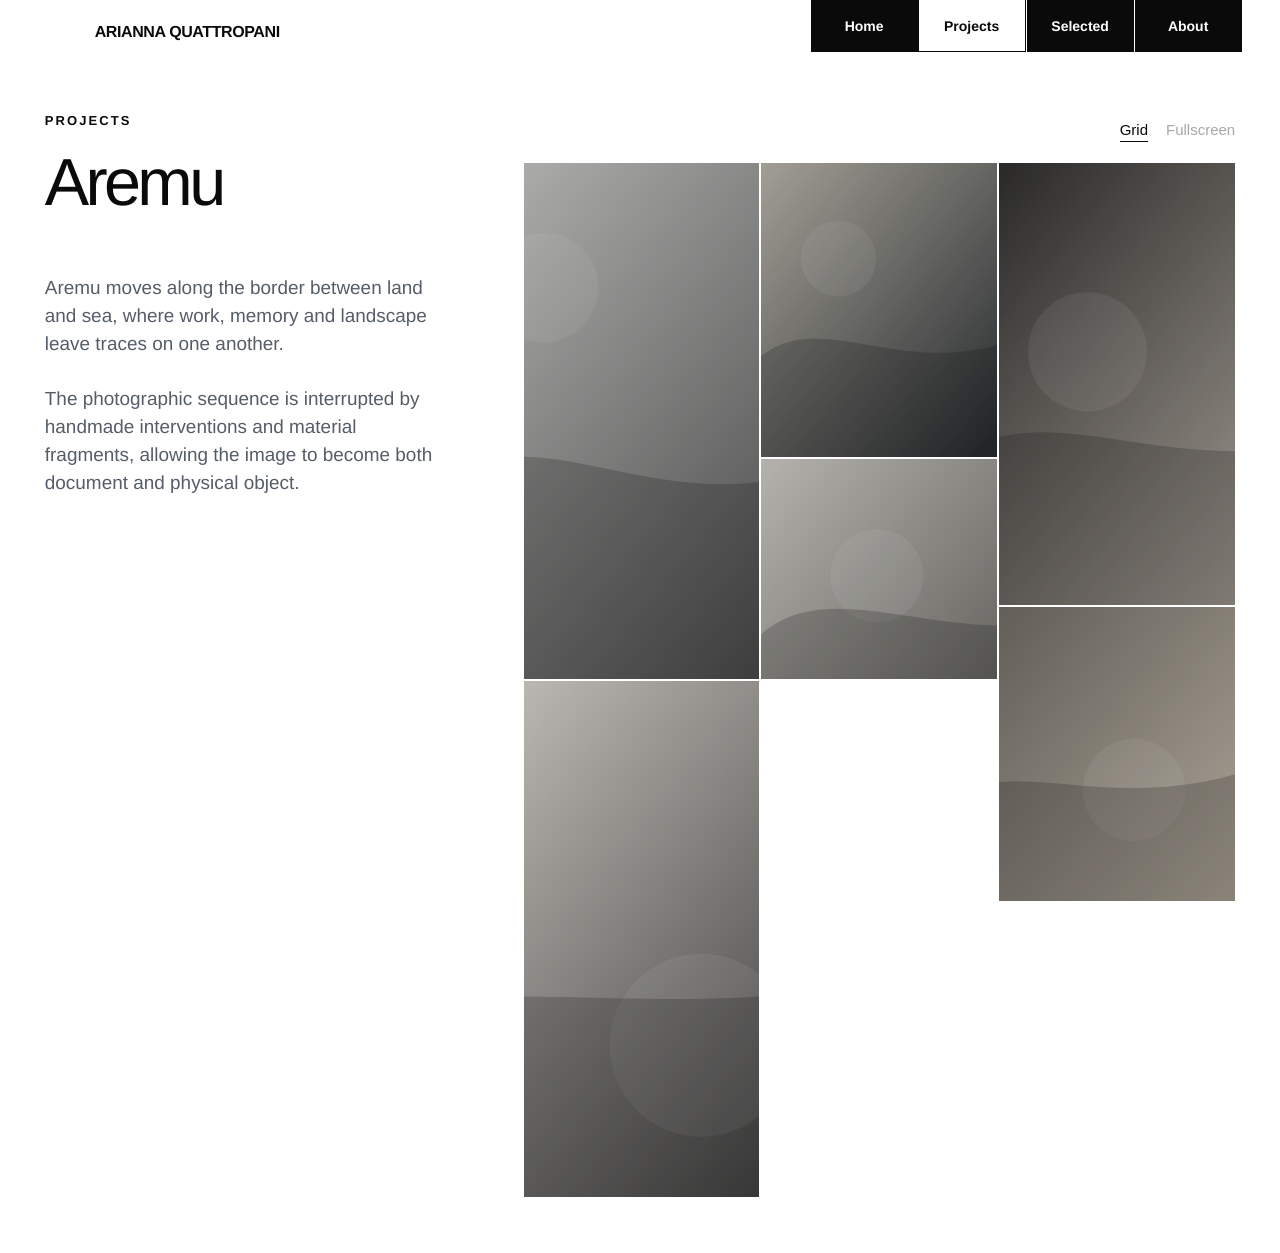
<file: project/aremu/index.html>
<!doctype html>
<html lang="en">
<head>
  <meta charset="utf-8" />
  <meta name="viewport" content="width=device-width, initial-scale=1" />
  <title>Aremu — Arianna Quattropani</title>
  <meta name="description" content="Aremu, a photographic project by Arianna Quattropani." />
  <meta name="author" content="Arianna Quattropani" />
  <link rel="stylesheet" href="../../assets/style.css" />
</head>
<body class="project-page" data-project="aremu">
  <header class="site-header">
    <a class="brand" href="../../">ARIANNA QUATTROPANI</a>
    <nav class="main-nav" aria-label="Main navigation">
      <a class="nav-item" href="../../">Home</a>
      <div class="nav-dropdown">
        <a class="nav-item active" href="../residual-green/" aria-haspopup="true">Projects</a>
        <div class="dropdown-panel" aria-label="Projects submenu">
          <a data-project-link="residual-green" href="../residual-green/">Residual Green</a>
          <a data-project-link="faraway-so-close" href="../faraway-so-close/">Faraway So Close</a>
          <a data-project-link="aremu" href="../aremu/">Aremu</a>
        </div>
      </div>
      <a class="nav-item" href="../../#selected">Selected</a>
      <a class="nav-item" href="../../#about">About</a>
    </nav>
  </header>

  <main class="project-shell">
    <aside class="project-intro">
      <p class="eyebrow">PROJECTS</p>
      <h1 id="project-title">Aremu</h1>
      <div id="project-text" class="project-text"></div>
    </aside>

    <section class="gallery-area" aria-label="Project gallery">
      <div class="view-switch" role="group" aria-label="Gallery view">
        <button class="view-btn is-active" type="button" data-view="grid">Grid</button>
        <button class="view-btn" type="button" data-view="fullscreen">Fullscreen</button>
      </div>

      <div id="project-gallery" class="project-grid"></div>

      <div id="project-fullscreen" class="project-fullscreen" hidden>
        <button class="viewer-hit viewer-prev" type="button" aria-label="Previous image"></button>
        <figure class="viewer-figure">
          <img id="viewer-image" alt="" />
          <figcaption>
            <span id="viewer-caption"></span>
            <span id="viewer-counter"></span>
          </figcaption>
        </figure>
        <button class="viewer-hit viewer-next" type="button" aria-label="Next image"></button>
      </div>
    </section>
  </main>

  <script src="../../assets/projects.js"></script>
</body>
</html>
</file>
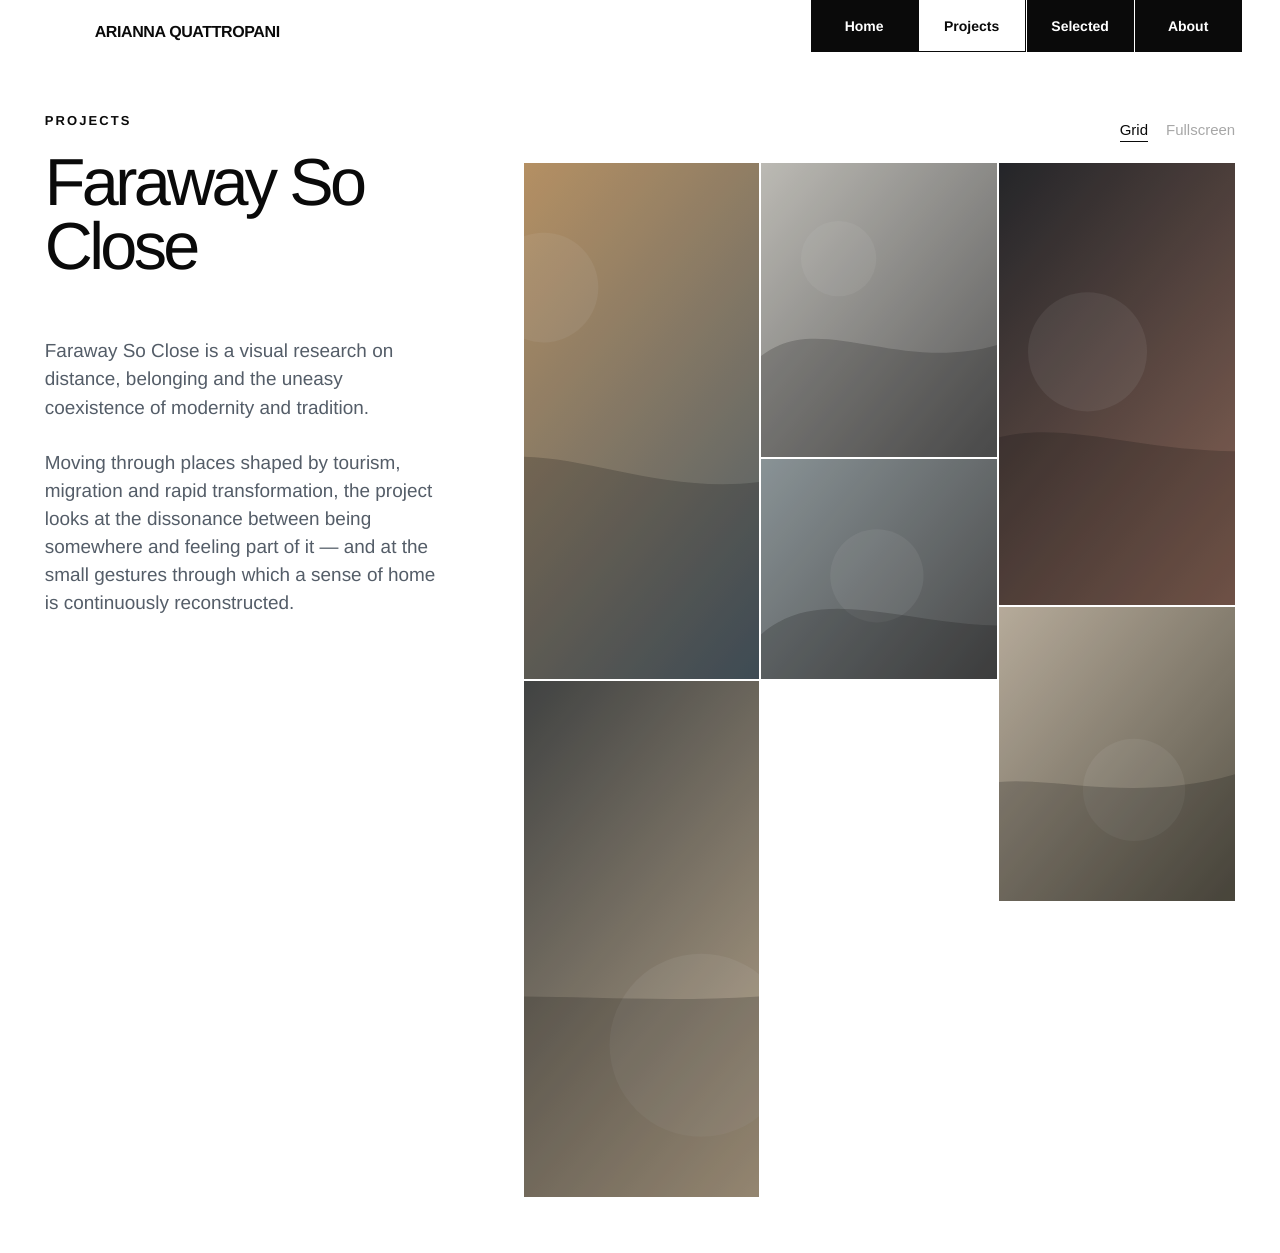
<file: project/faraway-so-close/index.html>
<!doctype html>
<html lang="en">
<head>
  <meta charset="utf-8" />
  <meta name="viewport" content="width=device-width, initial-scale=1" />
  <title>Faraway So Close — Arianna Quattropani</title>
  <meta name="description" content="Faraway So Close, a photographic project by Arianna Quattropani." />
  <meta name="author" content="Arianna Quattropani" />
  <link rel="stylesheet" href="../../assets/style.css" />
</head>
<body class="project-page" data-project="faraway-so-close">
  <header class="site-header">
    <a class="brand" href="../../">ARIANNA QUATTROPANI</a>
    <nav class="main-nav" aria-label="Main navigation">
      <a class="nav-item" href="../../">Home</a>
      <div class="nav-dropdown">
        <a class="nav-item active" href="../residual-green/" aria-haspopup="true">Projects</a>
        <div class="dropdown-panel" aria-label="Projects submenu">
          <a data-project-link="residual-green" href="../residual-green/">Residual Green</a>
          <a data-project-link="faraway-so-close" href="../faraway-so-close/">Faraway So Close</a>
          <a data-project-link="aremu" href="../aremu/">Aremu</a>
        </div>
      </div>
      <a class="nav-item" href="../../#selected">Selected</a>
      <a class="nav-item" href="../../#about">About</a>
    </nav>
  </header>

  <main class="project-shell">
    <aside class="project-intro">
      <p class="eyebrow">PROJECTS</p>
      <h1 id="project-title">Faraway So Close</h1>
      <div id="project-text" class="project-text"></div>
    </aside>

    <section class="gallery-area" aria-label="Project gallery">
      <div class="view-switch" role="group" aria-label="Gallery view">
        <button class="view-btn is-active" type="button" data-view="grid">Grid</button>
        <button class="view-btn" type="button" data-view="fullscreen">Fullscreen</button>
      </div>

      <div id="project-gallery" class="project-grid"></div>

      <div id="project-fullscreen" class="project-fullscreen" hidden>
        <button class="viewer-hit viewer-prev" type="button" aria-label="Previous image"></button>
        <figure class="viewer-figure">
          <img id="viewer-image" alt="" />
          <figcaption>
            <span id="viewer-caption"></span>
            <span id="viewer-counter"></span>
          </figcaption>
        </figure>
        <button class="viewer-hit viewer-next" type="button" aria-label="Next image"></button>
      </div>
    </section>
  </main>

  <script src="../../assets/projects.js"></script>
</body>
</html>
</file>
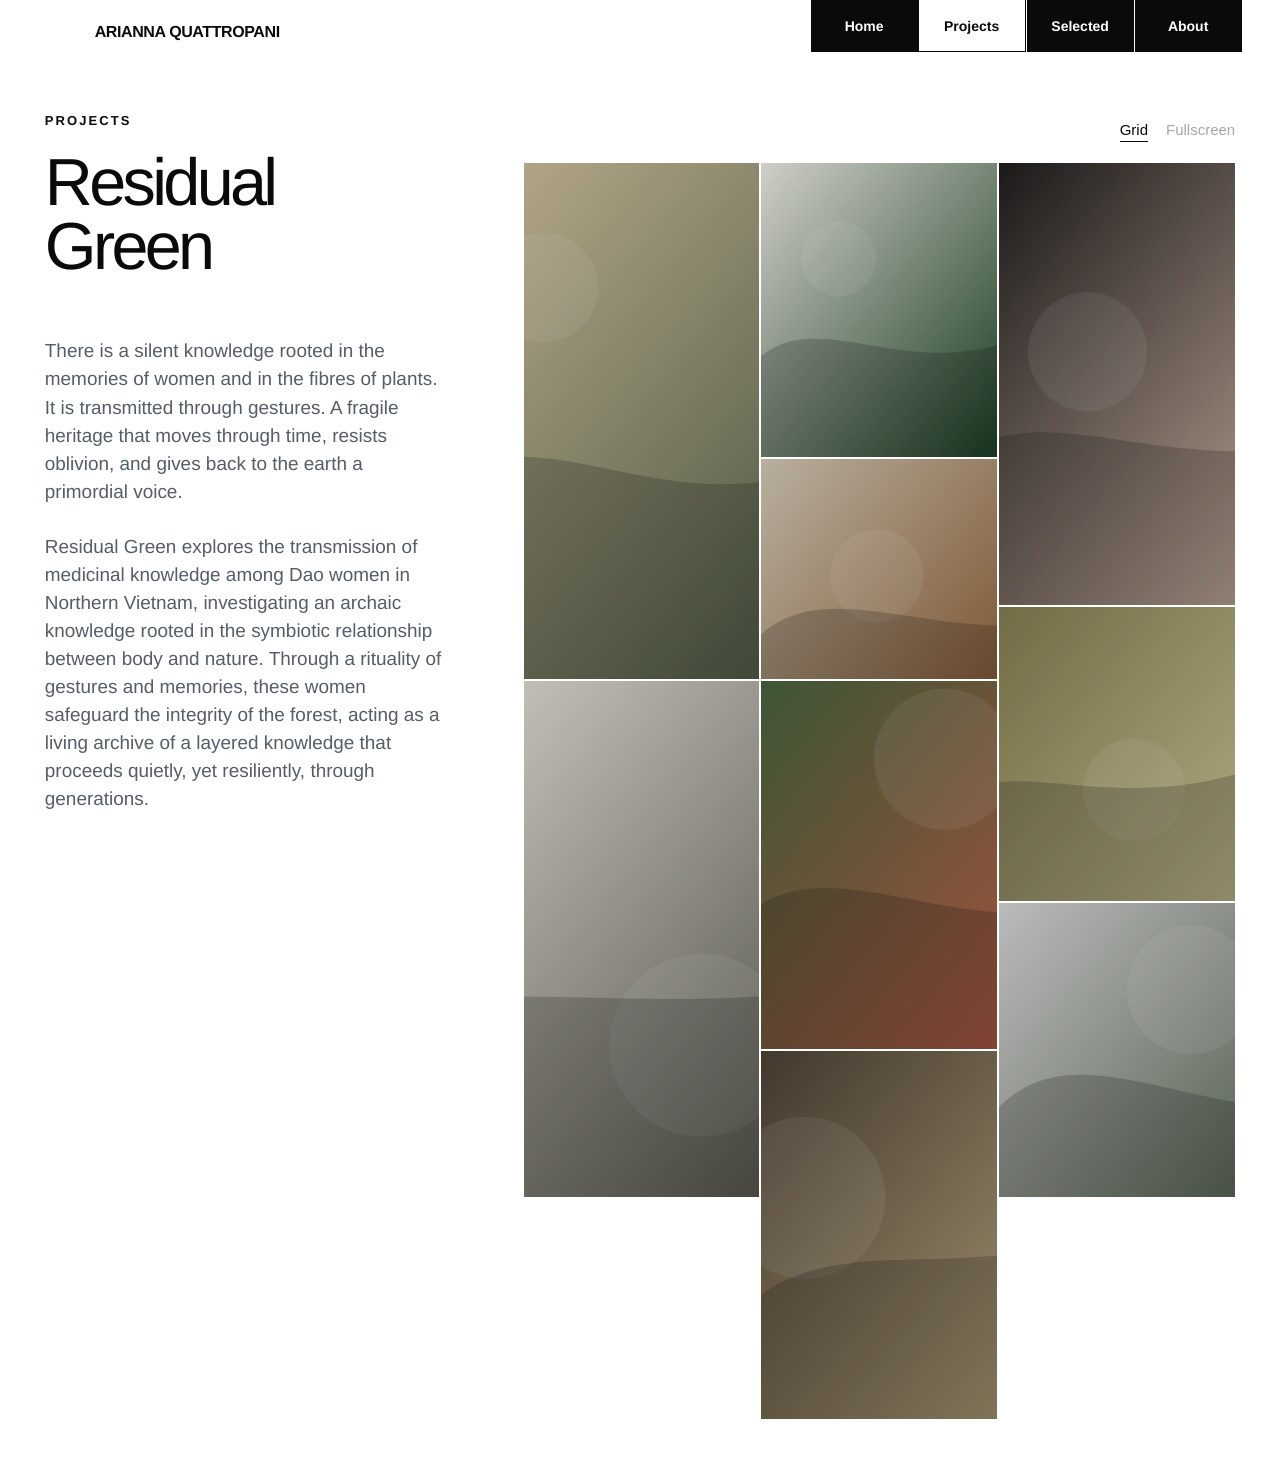
<file: project/residual-green/index.html>
<!doctype html>
<html lang="en">
<head>
  <meta charset="utf-8" />
  <meta name="viewport" content="width=device-width, initial-scale=1" />
  <title>Residual Green — Arianna Quattropani</title>
  <meta name="description" content="Residual Green, a photographic project by Arianna Quattropani." />
  <meta name="author" content="Arianna Quattropani" />
  <link rel="stylesheet" href="../../assets/style.css" />
</head>
<body class="project-page" data-project="residual-green">
  <header class="site-header">
    <a class="brand" href="../../">ARIANNA QUATTROPANI</a>
    <nav class="main-nav" aria-label="Main navigation">
      <a class="nav-item" href="../../">Home</a>
      <div class="nav-dropdown">
        <a class="nav-item active" href="../residual-green/" aria-haspopup="true">Projects</a>
        <div class="dropdown-panel" aria-label="Projects submenu">
          <a data-project-link="residual-green" href="../residual-green/">Residual Green</a>
          <a data-project-link="faraway-so-close" href="../faraway-so-close/">Faraway So Close</a>
          <a data-project-link="aremu" href="../aremu/">Aremu</a>
        </div>
      </div>
      <a class="nav-item" href="../../#selected">Selected</a>
      <a class="nav-item" href="../../#about">About</a>
    </nav>
  </header>

  <main class="project-shell">
    <aside class="project-intro">
      <p class="eyebrow">PROJECTS</p>
      <h1 id="project-title">Residual Green</h1>
      <div id="project-text" class="project-text"></div>
    </aside>

    <section class="gallery-area" aria-label="Project gallery">
      <div class="view-switch" role="group" aria-label="Gallery view">
        <button class="view-btn is-active" type="button" data-view="grid">Grid</button>
        <button class="view-btn" type="button" data-view="fullscreen">Fullscreen</button>
      </div>

      <div id="project-gallery" class="project-grid"></div>

      <div id="project-fullscreen" class="project-fullscreen" hidden>
        <button class="viewer-hit viewer-prev" type="button" aria-label="Previous image"></button>
        <figure class="viewer-figure">
          <img id="viewer-image" alt="" />
          <figcaption>
            <span id="viewer-caption"></span>
            <span id="viewer-counter"></span>
          </figcaption>
        </figure>
        <button class="viewer-hit viewer-next" type="button" aria-label="Next image"></button>
      </div>
    </section>
  </main>

  <script src="../../assets/projects.js"></script>
</body>
</html>
</file>
<file: assets/style.css>
:root {
  --header-h: 52px;
  --black: #0a0a0a;
  --white: #fff;
  --text-grey: #545d68;
  --hairline: #d9d9d9;
}

* { box-sizing: border-box; }
html, body { margin: 0; min-height: 100%; }
body {
  font-family: Arial, Helvetica, sans-serif;
  color: var(--black);
  background: var(--white);
  -webkit-font-smoothing: antialiased;
  text-rendering: geometricPrecision;
}
a { color: inherit; text-decoration: none; }
button { font: inherit; }

/* HEADER -------------------------------------------------------------- */
.site-header {
  height: var(--header-h);
  position: fixed;
  inset: 0 0 auto 0;
  z-index: 50;
  display: flex;
  align-items: stretch;
  justify-content: space-between;
  background: #fff;
  /* deliberately no rule under the name/header */
}

.brand {
  position: relative;
  z-index: 52;
  height: calc(var(--header-h) + 13px);
  margin-left: clamp(28px, 5.3vw, 108px);
  padding: 0 clamp(20px, 2.1vw, 34px);
  display: flex;
  align-items: center;
  background: #fff;
  font-size: clamp(15px, 1.25vw, 20px);
  font-weight: 700;
  letter-spacing: -.025em;
  white-space: nowrap;
}

.main-nav {
  height: var(--header-h);
  display: flex;
  align-items: stretch;
  margin-right: clamp(0px, 3vw, 48px);
}
.nav-dropdown { position: relative; display: flex; }
.nav-item {
  min-width: 108px;
  padding: 0 22px;
  border-left: 1px solid #fff;
  display: flex;
  align-items: center;
  justify-content: center;
  color: #fff;
  background: var(--black);
  font-size: 14px;
  font-weight: 700;
}
.nav-item.active {
  background: #fff;
  color: var(--black);
  border: 1px solid var(--black);
  border-top: 0;
}
.nav-item:hover { background: #292929; }
.nav-item.active:hover { background: #f7f7f7; }

.dropdown-panel {
  position: absolute;
  top: 100%;
  left: 0;
  width: 290px;
  background: #fff;
  border: 1px solid var(--black);
  border-top: 0;
  opacity: 0;
  visibility: hidden;
  transform: translateY(-3px);
  transition: opacity .14s ease, transform .14s ease, visibility .14s ease;
  z-index: 60;
}
.nav-dropdown:hover .dropdown-panel,
.nav-dropdown:focus-within .dropdown-panel {
  opacity: 1;
  visibility: visible;
  transform: translateY(0);
}
.dropdown-panel a {
  display: block;
  padding: 15px 18px;
  text-align: left;
  font-weight: 700;
  font-size: 14px;
  border-top: 1px solid var(--black);
}
.dropdown-panel a:first-child { border-top: 0; }
.dropdown-panel a:hover,
.dropdown-panel a.current { background: #f0f0f0; }

/* HOME ---------------------------------------------------------------- */
.home-page {
  overflow-x: hidden;
  overflow-y: auto;
  background: #fff;
}

/*
   The slideshow itself runs from the left edge of the white name tab
   to the right edge of the About button. Images are never cropped or
   distorted: they are always rendered at the full available width and
   keep their natural aspect ratio. The page becomes taller when an
   image needs more vertical space.
*/
.home-hero {
  position: relative;
  margin-top: var(--header-h);
  margin-left: clamp(28px, 5.3vw, 108px);
  margin-right: clamp(0px, 3vw, 48px);
  background: #fff;
  overflow: hidden;
  transition: height .35s ease;
}

.home-slide {
  position: absolute;
  inset: 0 0 auto 0;
  margin: 0;
  width: 100%;
  opacity: 0;
  background: #fff;
  pointer-events: none;
  transition: opacity .45s ease;
}

.home-slide.is-active {
  opacity: 1;
  pointer-events: auto;
}

.home-slide img {
  display: block;
  width: 100%;
  height: auto;
  max-width: none;
  object-fit: initial;
  background: #fff;
}

/* PROJECT ------------------------------------------------------------- */
.project-page {
  padding-top: var(--header-h);
  overflow-x: hidden;
}
.project-shell {
  min-height: calc(100vh - var(--header-h));
  display: grid;
  grid-template-columns: minmax(310px, 33vw) minmax(0, 1fr);
  gap: clamp(34px, 4.4vw, 80px);
  padding: clamp(40px, 6.8vh, 72px) clamp(24px, 3.5vw, 60px) 56px;
}
.project-intro {
  position: sticky;
  top: calc(var(--header-h) + 44px);
  align-self: start;
  max-width: 520px;
  padding-right: 1.5vw;
}
.eyebrow {
  margin: 0 0 24px;
  font-size: 13px;
  font-weight: 700;
  letter-spacing: .16em;
}
.project-intro h1 {
  margin: 0 0 clamp(46px, 6.5vh, 72px);
  font-size: clamp(48px, 5.2vw, 82px);
  line-height: .96;
  font-weight: 500;
  letter-spacing: -.055em;
}
.project-text {
  max-width: 500px;
  font-size: clamp(17px, 1.48vw, 23px);
  line-height: 1.48;
  color: var(--text-grey);
  font-weight: 400;
}
.project-text p { margin: 0 0 1.45em; }
.project-text p:last-child { margin-bottom: 0; }

.gallery-area {
  position: relative;
  min-width: 0;
  padding-top: 0;
}
.view-switch {
  position: sticky;
  top: calc(var(--header-h) + 8px);
  z-index: 20;
  display: flex;
  justify-content: flex-end;
  gap: 18px;
  margin-bottom: 14px;
  padding: 7px 0;
  background: rgba(255,255,255,.92);
}
.view-btn {
  border: 0;
  border-bottom: 1px solid transparent;
  background: transparent;
  padding: 1px 0 3px;
  font-size: 15px;
  font-weight: 400;
  color: #a7a7a7;
  cursor: pointer;
}
.view-btn:hover { color: #555; }
.view-btn.is-active {
  color: var(--black);
  border-bottom-color: var(--black);
}

/* Deliberately irregular, image-led grid. No decorative gutters. */
.project-grid {
  display: grid;
  grid-template-columns: repeat(12, minmax(0, 1fr));
  grid-auto-flow: dense;
  grid-auto-rows: 72px;
  gap: 2px;
  align-items: stretch;
}
.project-grid figure {
  margin: 0;
  overflow: hidden;
  background: #ededed;
  cursor: zoom-in;
}
.project-grid img {
  display: block;
  width: 100%;
  height: 100%;
  object-fit: cover;
  transition: transform .25s ease, opacity .25s ease;
}
.project-grid figure:hover img { transform: scale(1.012); }

/* 9-image rhythm inspired by the reference, but not a rigid template */
.project-grid figure:nth-child(9n+1) { grid-column: span 4; grid-row: span 7; }
.project-grid figure:nth-child(9n+2) { grid-column: span 4; grid-row: span 4; }
.project-grid figure:nth-child(9n+3) { grid-column: span 4; grid-row: span 6; }
.project-grid figure:nth-child(9n+4) { grid-column: span 4; grid-row: span 3; }
.project-grid figure:nth-child(9n+5) { grid-column: span 4; grid-row: span 4; }
.project-grid figure:nth-child(9n+6) { grid-column: span 4; grid-row: span 7; }
.project-grid figure:nth-child(9n+7) { grid-column: span 4; grid-row: span 5; }
.project-grid figure:nth-child(9n+8) { grid-column: span 4; grid-row: span 4; }
.project-grid figure:nth-child(9n+9) { grid-column: span 4; grid-row: span 5; }

/* FULLSCREEN VIEW = a single photograph occupying the whole gallery side. */
.project-fullscreen {
  position: relative;
  min-height: calc(100vh - var(--header-h) - 95px);
  background: #fff;
  overflow: hidden;
}
.project-fullscreen[hidden] { display: none; }
.viewer-figure {
  margin: 0;
  width: 100%;
  min-height: calc(100vh - var(--header-h) - 95px);
  display: flex;
  flex-direction: column;
  justify-content: flex-start;
}
.viewer-figure img {
  display: block;
  width: 100%;
  height: calc(100vh - var(--header-h) - 125px);
  object-fit: contain;
  object-position: top center;
  background: #fff;
}
.viewer-figure figcaption {
  min-height: 28px;
  padding-top: 8px;
  display: flex;
  justify-content: space-between;
  gap: 20px;
  font-size: 11px;
  color: #8d8d8d;
}
.viewer-hit {
  position: absolute;
  top: 0;
  bottom: 28px;
  z-index: 5;
  width: 50%;
  border: 0;
  background: transparent;
  cursor: pointer;
}
.viewer-prev { left: 0; cursor: w-resize; }
.viewer-next { right: 0; cursor: e-resize; }

@media (min-width: 1500px) {
  .project-shell { grid-template-columns: minmax(360px, 31vw) minmax(0, 1fr); }
  .project-grid { grid-auto-rows: 82px; }
}

@media (max-width: 1050px) {
  .brand { margin-left: 24px; }
  .main-nav { margin-right: 0; }
  .nav-item { min-width: 92px; padding: 0 16px; }
  .project-shell {
    grid-template-columns: minmax(280px, 35vw) 1fr;
    gap: 30px;
    padding-left: 24px;
    padding-right: 24px;
  }
  .project-grid { grid-auto-rows: 54px; }
  .project-text { font-size: 17px; }
}

@media (max-width: 820px) {
  :root { --header-h: 50px; }
  .brand {
    margin-left: 16px;
    padding: 0 16px;
    height: calc(var(--header-h) + 10px);
    font-size: 14px;
  }
  .nav-item { min-width: auto; padding: 0 12px; font-size: 12px; }
  .dropdown-panel { width: 240px; }
  .project-shell {
    display: block;
    padding: 38px 18px 44px;
  }
  .project-intro {
    position: static;
    max-width: 640px;
    padding-right: 0;
    margin-bottom: 42px;
  }
  .project-intro h1 { margin-bottom: 34px; }
  .project-text { max-width: 620px; font-size: 18px; }
  .view-switch { top: var(--header-h); }
  .project-grid { grid-auto-rows: 48px; }
  .project-fullscreen,
  .viewer-figure { min-height: 70vh; }
  .viewer-figure img { height: 68vh; }
}

@media (max-width: 620px) {
  .site-header {
    min-height: var(--header-h);
    overflow: visible;
  }
  .brand {
    max-width: 55vw;
    font-size: 12px;
    letter-spacing: -.02em;
  }
  .main-nav { margin-left: auto; }
  .main-nav > .nav-item:nth-last-child(-n+2) { display: none; }
  .nav-item { padding: 0 11px; }
  .dropdown-panel { right: 0; left: auto; width: min(84vw, 280px); }
  .project-intro h1 { font-size: clamp(44px, 15vw, 66px); }
  .project-grid { grid-template-columns: repeat(6, minmax(0, 1fr)); grid-auto-rows: 46px; }
  .project-grid figure:nth-child(n) { grid-column: span 3; }
  .project-grid figure:nth-child(4n+1) { grid-column: span 6; }
}
</file>
